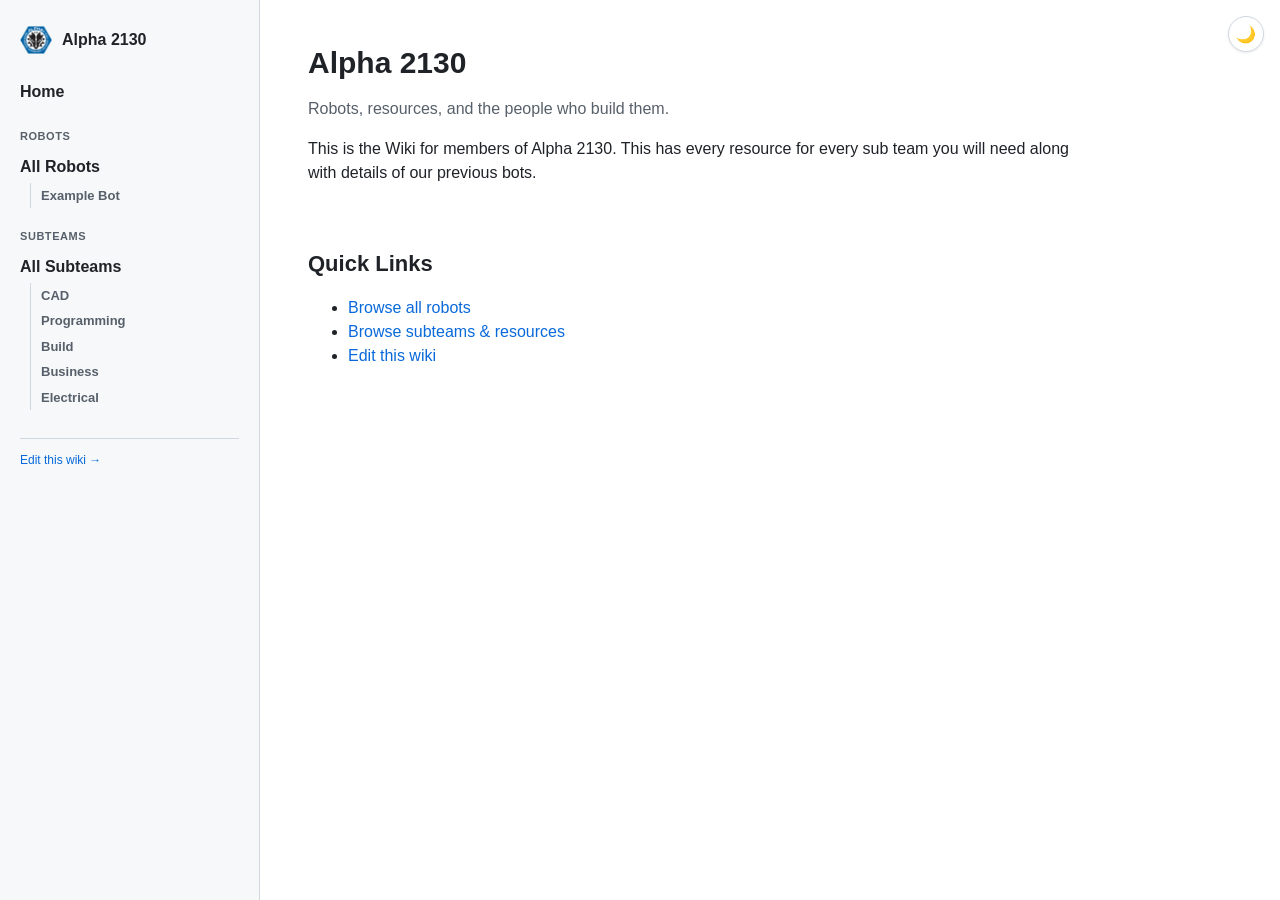
<file: index.html>
<!doctype html>
<html lang="en">
<head>
  <meta charset="utf-8" />
  <meta name="viewport" content="width=device-width, initial-scale=1" />
  <title>Team Wiki</title>
  <script>
    (function () {
      var saved = localStorage.getItem("theme");
      var theme = saved || (window.matchMedia("(prefers-color-scheme: dark)").matches ? "dark" : "light");
      document.documentElement.setAttribute("data-theme", theme);
    })();
  </script>
  <link rel="stylesheet" href="css/style.css" />
</head>
<body data-page="home">
  <button id="theme-toggle" class="theme-toggle" aria-label="Toggle dark mode"></button>
  <div class="wiki">
    <nav class="sidebar" id="sidebar"></nav>
    <main class="content">
      <h1 id="team-name">Loading&hellip;</h1>
      <p class="tagline" id="team-tagline"></p>
      <p id="team-about"></p>

      <section>
        <h2>Quick Links</h2>
        <ul>
          <li><a href="robots.html">Browse all robots</a></li>
          <li><a href="subteams.html">Browse subteams &amp; resources</a></li>
          <li><a href="admin.html">Edit this wiki</a></li>
        </ul>
      </section>
    </main>
  </div>
  <script src="js/theme.js"></script>
  <script src="js/site.js"></script>
</body>
</html>
</file>
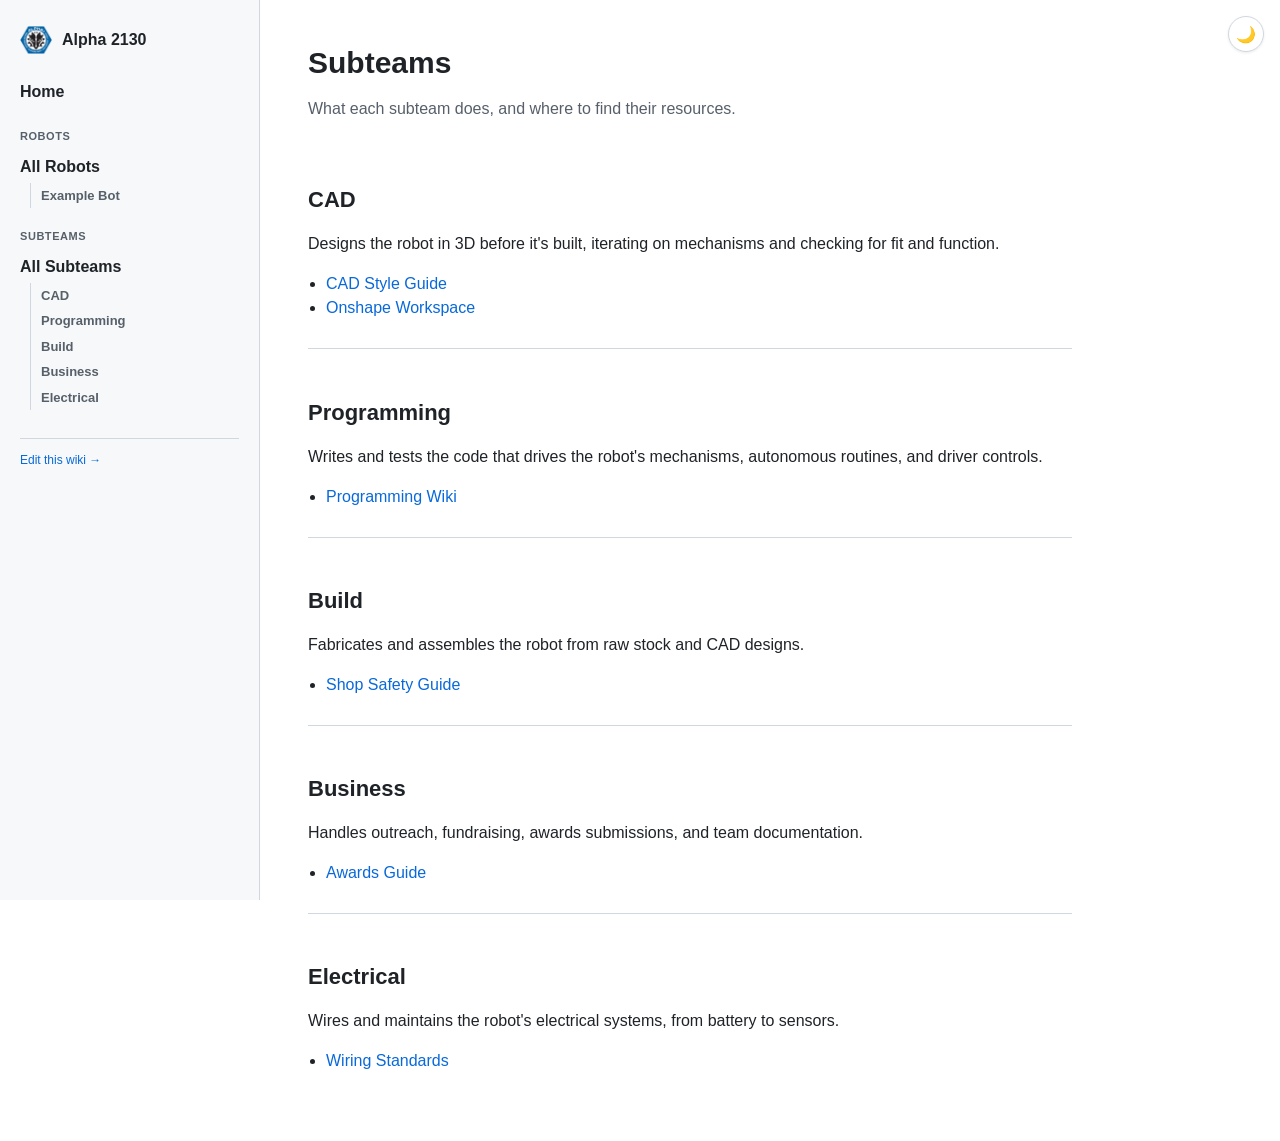
<file: subteams.html>
<!doctype html>
<html lang="en">
<head>
  <meta charset="utf-8" />
  <meta name="viewport" content="width=device-width, initial-scale=1" />
  <title>Subteams &middot; Team Wiki</title>
  <script>
    (function () {
      var saved = localStorage.getItem("theme");
      var theme = saved || (window.matchMedia("(prefers-color-scheme: dark)").matches ? "dark" : "light");
      document.documentElement.setAttribute("data-theme", theme);
    })();
  </script>
  <link rel="stylesheet" href="css/style.css" />
</head>
<body data-page="subteams">
  <button id="theme-toggle" class="theme-toggle" aria-label="Toggle dark mode"></button>
  <div class="wiki">
    <nav class="sidebar" id="sidebar"></nav>
    <main class="content">
      <h1>Subteams</h1>
      <p class="tagline">What each subteam does, and where to find their resources.</p>
      <div id="subteam-list"></div>
    </main>
  </div>
  <script src="js/theme.js"></script>
  <script src="js/site.js"></script>
</body>
</html>
</file>
<file: css/style.css>
:root,
[data-theme="light"] {
  --border: #d0d7de;
  --link: #0969da;
  --text: #1f2328;
  --muted: #57606a;
  --bg: #ffffff;
  --bg-sidebar: #f6f8fa;
  --bg-raised: #ffffff;
  --shadow: rgba(0, 0, 0, 0.08);
  --danger: #a40e26;
  --danger-bg: #fff0f0;
  --info-bg: #ddf4ff;
  --info-border: #54aeff;
  --ok-bg: #dafbe1;
  --ok-border: #4ac26b;
  --radius: 6px;
  --accent: var(--link);
}

[data-theme="dark"] {
  --border: #30363d;
  --link: #58a6ff;
  --text: #e6edf3;
  --muted: #8b949e;
  --bg: #0d1117;
  --bg-sidebar: #161b22;
  --bg-raised: #161b22;
  --shadow: rgba(0, 0, 0, 0.5);
  --danger: #ff7b72;
  --danger-bg: #2d1214;
  --info-bg: #0d2d45;
  --info-border: #1f6feb;
  --ok-bg: #0f2e1a;
  --ok-border: #3fb950;
  --radius: 6px;
  --accent: var(--link);
}

* { box-sizing: border-box; }

body {
  margin: 0;
  font-family: -apple-system, BlinkMacSystemFont, "Segoe UI", Helvetica, Arial, sans-serif;
  color: var(--text);
  background: var(--bg);
  line-height: 1.5;
  transition: background 0.15s ease, color 0.15s ease;
}

a { color: var(--link); text-decoration: none; }
a:hover { text-decoration: underline; }

/* Theme toggle button, fixed to the corner on every page */
.theme-toggle {
  position: fixed;
  top: 16px;
  right: 16px;
  z-index: 100;
  width: 36px;
  height: 36px;
  padding: 0;
  display: flex;
  align-items: center;
  justify-content: center;
  border-radius: 50%;
  border: 1px solid var(--border);
  background: var(--bg-raised);
  color: var(--text);
  font-size: 16px;
  cursor: pointer;
  box-shadow: 0 1px 3px var(--shadow);
}

.theme-toggle:hover { background: var(--bg-sidebar); }

.wiki {
  display: flex;
  align-items: flex-start;
  min-height: 100vh;
}

/* Sidebar */
.sidebar {
  width: 260px;
  flex-shrink: 0;
  border-right: 1px solid var(--border);
  background: var(--bg-sidebar);
  padding: 24px 20px;
  position: sticky;
  top: 0;
  height: 100vh;
  overflow-y: auto;
}

.sidebar .brand {
  display: flex;
  align-items: center;
  gap: 10px;
  margin-bottom: 20px;
}

.sidebar .brand img {
  height: 32px;
  width: 32px;
  object-fit: contain;
  border-radius: 4px;
}

.sidebar .site-title {
  font-size: 16px;
  font-weight: 600;
  margin: 0;
}

.sidebar .site-title a { color: var(--text); }

.sidebar h2 {
  font-size: 11px;
  text-transform: uppercase;
  letter-spacing: 0.05em;
  color: var(--muted);
  margin: 20px 0 6px;
}

.sidebar ul {
  list-style: none;
  margin: 0;
  padding: 0;
}

.sidebar > ul > li > a {
  display: block;
  padding: 4px 0;
  font-weight: 600;
  color: var(--text);
}

.sidebar .sub-list {
  margin-left: 10px;
  border-left: 1px solid var(--border);
  padding-left: 10px;
}

.sidebar .sub-list li a {
  display: block;
  padding: 3px 0;
  font-size: 13px;
  color: var(--muted);
}

.sidebar .sub-list li a:hover { color: var(--accent); }

.sidebar .admin-link {
  margin-top: 28px;
  padding-top: 12px;
  border-top: 1px solid var(--border);
  font-size: 12px;
}

/* Content */
.content {
  flex: 1;
  padding: 40px 48px;
  max-width: 860px;
}

.content h1 {
  margin-top: 0;
  font-size: 30px;
}

.tagline {
  color: var(--muted);
  font-size: 16px;
  margin-top: -8px;
}

.content section {
  padding: 28px 0;
  border-bottom: 1px solid var(--border);
}

.content section:last-child { border-bottom: none; }

.content section h2 {
  font-size: 22px;
  margin-bottom: 4px;
}

.content section .meta {
  color: var(--muted);
  font-size: 13px;
  margin-bottom: 12px;
}

.entry-body {
  display: flex;
  gap: 24px;
  align-items: flex-start;
  flex-wrap: wrap;
}

.entry-body img {
  max-width: 280px;
  width: 100%;
  border: 1px solid var(--border);
  border-radius: var(--radius);
  background: var(--bg-raised);
}

.entry-text { flex: 1; min-width: 260px; }

.resource-list {
  margin: 8px 0 0;
  padding-left: 18px;
}

.empty-state {
  color: var(--muted);
  font-style: italic;
}

/* Admin */
.admin-bar {
  border-bottom: 1px solid var(--border);
  padding: 14px 48px;
  display: flex;
  justify-content: space-between;
  align-items: center;
  background: var(--bg-sidebar);
}

.admin-main {
  max-width: 820px;
  margin: 0 auto;
  padding: 32px 24px 80px;
}

.admin-main fieldset {
  border: 1px solid var(--border);
  border-radius: var(--radius);
  padding: 16px;
  margin-bottom: 16px;
}

.admin-main legend {
  padding: 0 6px;
  font-weight: 600;
  color: var(--muted);
}

.field { margin-bottom: 10px; }

.field label {
  display: block;
  font-size: 12px;
  font-weight: 600;
  color: var(--muted);
  margin-bottom: 3px;
}

.field input[type="text"],
.field input[type="url"],
.field input[type="number"],
.field textarea {
  width: 100%;
  padding: 6px 8px;
  border: 1px solid var(--border);
  border-radius: var(--radius);
  font-family: inherit;
  font-size: 14px;
  background: var(--bg-raised);
  color: var(--text);
}

.field input[type="color"] {
  width: 60px;
  height: 32px;
  padding: 2px;
  border: 1px solid var(--border);
  border-radius: var(--radius);
  background: var(--bg-raised);
}

.field textarea { resize: vertical; min-height: 70px; }

.field-row { display: flex; gap: 10px; }
.field-row .field { flex: 1; }

.resource-row {
  display: flex;
  gap: 8px;
  margin-bottom: 6px;
  align-items: center;
}

.resource-row input { flex: 1; }

button {
  font-family: inherit;
  font-size: 13px;
  padding: 6px 12px;
  border: 1px solid var(--border);
  border-radius: var(--radius);
  background: var(--bg-raised);
  color: var(--text);
  cursor: pointer;
}

button:hover { background: var(--bg-sidebar); }

button.primary {
  background: var(--accent);
  border-color: var(--accent);
  color: #fff;
}

button.primary:hover { filter: brightness(0.92); }

button.danger { color: var(--danger); border-color: var(--danger); }
button.danger:hover { background: var(--danger-bg); }

.admin-section-title {
  font-size: 18px;
  margin: 28px 0 10px;
}

.admin-item-header {
  display: flex;
  justify-content: space-between;
  align-items: center;
  margin-bottom: 8px;
}

#status-banner {
  padding: 10px 16px;
  border-radius: var(--radius);
  font-size: 13px;
  margin-bottom: 16px;
  display: none;
}

#status-banner.show { display: block; }
#status-banner.info { background: var(--info-bg); border: 1px solid var(--info-border); }
#status-banner.ok { background: var(--ok-bg); border: 1px solid var(--ok-border); }

.help-text {
  font-size: 12px;
  color: var(--muted);
  margin-top: 4px;
}

.image-preview {
  max-width: 140px;
  border: 1px solid var(--border);
  border-radius: var(--radius);
  display: block;
  margin-top: 6px;
  background: var(--bg-raised);
}

/* Mobile */
@media (max-width: 760px) {
  .wiki { flex-direction: column; }
  .sidebar {
    width: 100%;
    height: auto;
    position: static;
    border-right: none;
    border-bottom: 1px solid var(--border);
  }
  .content { padding: 24px 20px; }
  .admin-bar, .admin-main { padding-left: 20px; padding-right: 20px; }
  .theme-toggle { top: 12px; right: 12px; }
}
</file>
